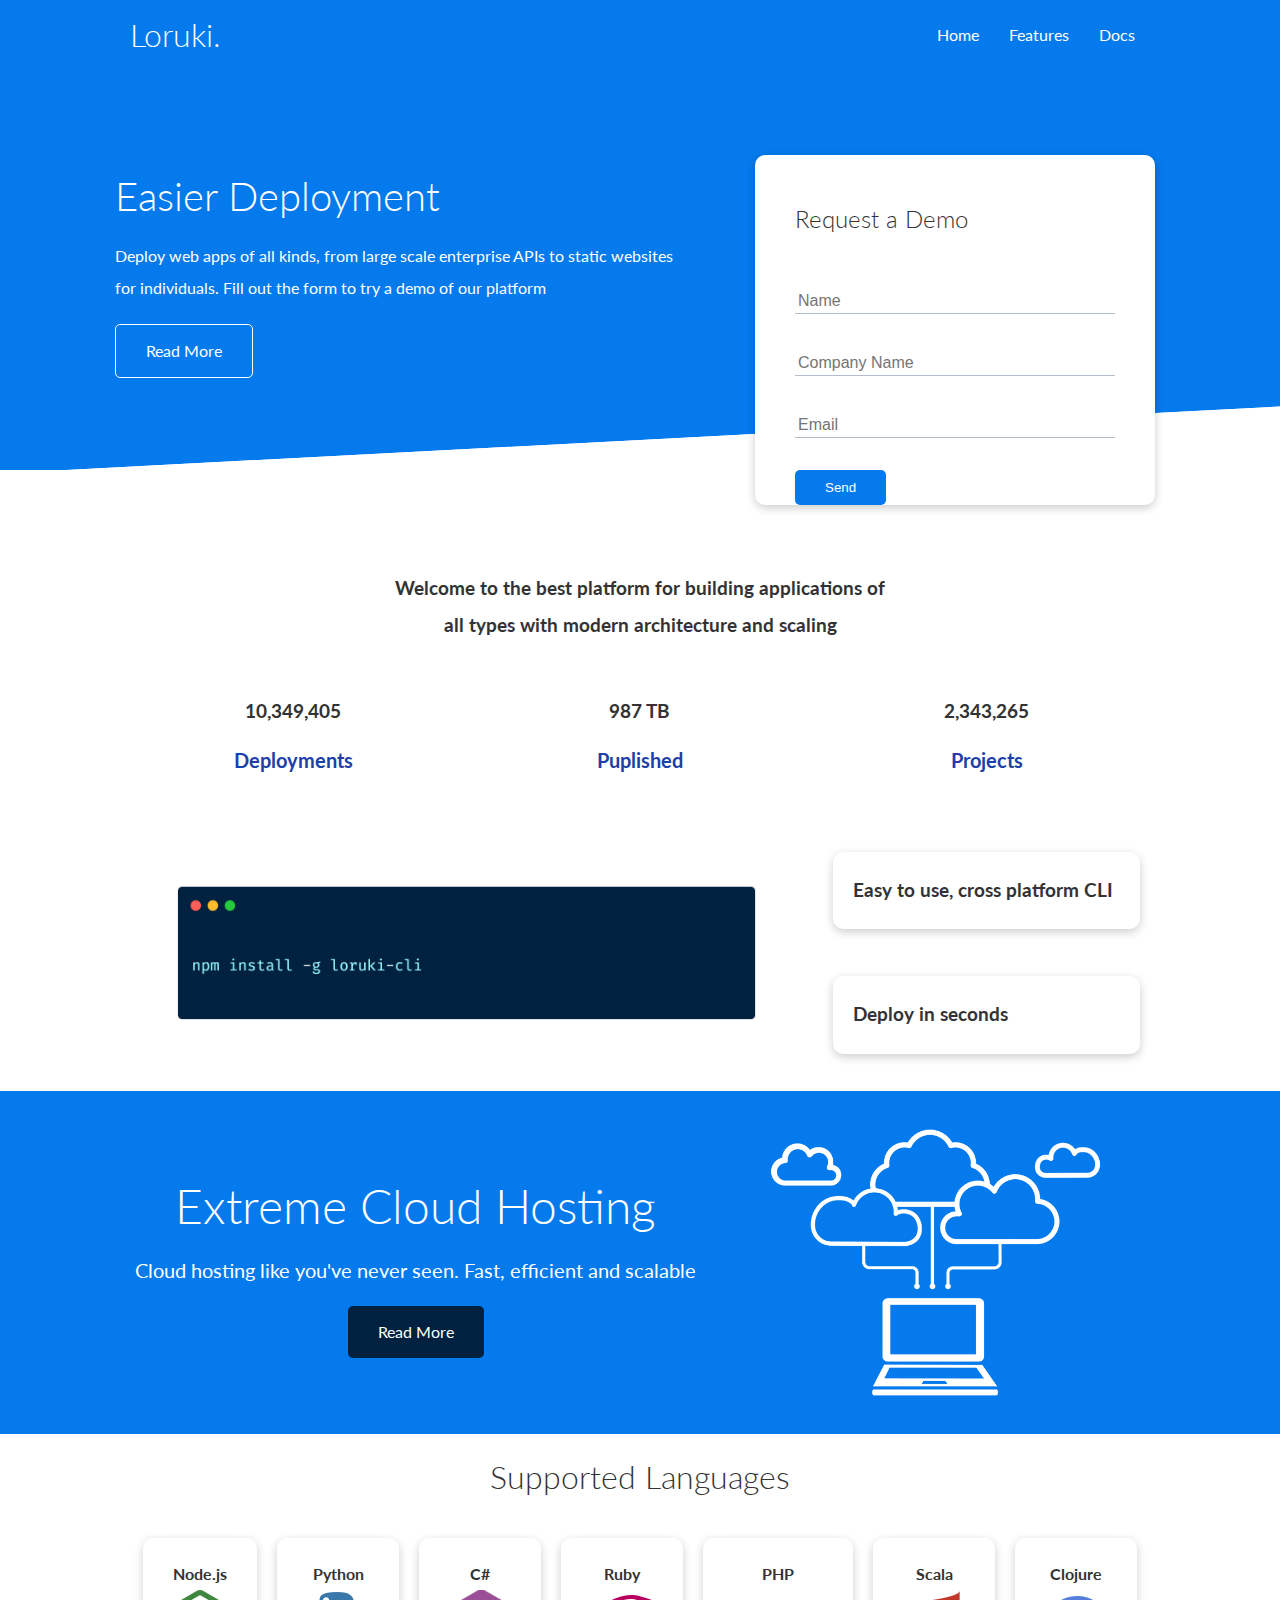
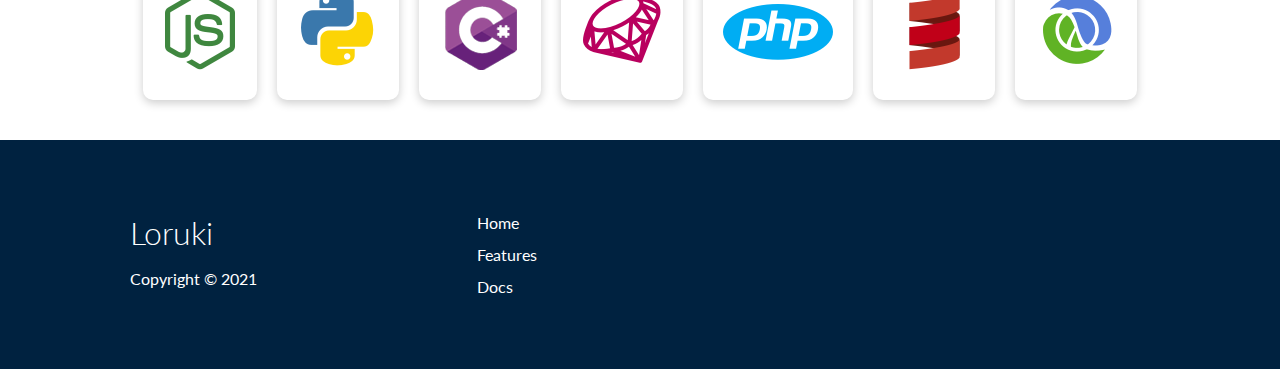
<file: index.html>
<!DOCTYPE html>
<html lang="en">
  <head>
    <meta charset="UTF-8" />
    <meta name="viewport" content="width=device-width, initial-scale=1.0" />
    <link
      rel="stylesheet"
      href="https://cdnjs.cloudflare.com/ajax/libs/font-awesome/5.15.2/css/all.min.css"
      integrity="sha512-HK5fgLBL+xu6dm/Ii3z4xhlSUyZgTT9tuc/hSrtw6uzJOvgRr2a9jyxxT1ely+B+xFAmJKVSTbpM/CuL7qxO8w=="
      crossorigin="anonymous"
    />
    <link rel="stylesheet" href="css/utilities.css" />
    <link rel="stylesheet" href="css/style.css" />
    <title>Loruki | Cloud Hosting For Everyone</title>
  </head>
  <body>
    <!-- Navbar -->
    <div class="navbar">
      <div class="container flex">
        <h1 class="logo">Loruki.</h1>
        <nav>
          <ul>
            <li><a href="index.html">Home</a></li>
            <li><a href="features.html">Features</a></li>
            <li><a href="docs.html">Docs</a></li>
          </ul>
        </nav>
      </div>
    </div>

    <!-- Showcase -->
    <section class="showcase">
      <div class="container grid">
        <div class="showcase-text">
          <h1>Easier Deployment</h1>
          <p>
            Deploy web apps of all kinds, from large scale enterprise APIs to
            static websites for individuals. Fill out the form to try a demo of
            our platform
          </p>
          <a href="features.html" class="btn btn-outline">Read More</a>
        </div>

        <div class="showcase-form card">
          <h2>Request a Demo</h2>
          <form
            name="contact"
            method="POST"
            netlify-honeypot="bot-field"
            data-netlify="true"
          >
            <input type="hidden" name="form-name" value="contact" />
            <p class="hidden">
              <label
                >Don’t fill this out if you’re human: <input name="bot-field"
              /></label>
            </p>
            <div class="form-control">
              <input type="text" name="name" placeholder="Name" required />
            </div>
            <div class="form-control">
              <input
                type="text"
                name="company"
                placeholder="Company Name"
                required
              />
            </div>
            <div class="form-control">
              <input type="email" name="email" placeholder="Email" required />
            </div>
            <input type="submit" value="Send" class="btn btn-primary" />
          </form>
        </div>
      </div>
    </section>

    <!-- Stats -->
    <section class="stats">
      <div class="container">
        <h3 class="stats-heading text-center my-1">
          Welcome to the best platform for building applications of all types
          with modern architecture and scaling
        </h3>

        <div class="grid grid-3 text-center my-4">
          <div>
            <i class="fas fa-server fa-3x"></i>
            <h3>10,349,405</h3>
            <p class="text-secondary">Deployments</p>
          </div>
          <div>
            <i class="fas fa-upload fa-3x"></i>
            <h3>987 TB</h3>
            <p class="text-secondary">Puplished</p>
          </div>
          <div>
            <i class="fas fa-project-diagram fa-3x"></i>
            <h3>2,343,265</h3>
            <p class="text-secondary">Projects</p>
          </div>
        </div>
      </div>
    </section>

    <!-- Cli -->
    <section class="cli">
      <div class="container grid">
        <img src="images/cli.png" alt="" />
        <div class="card">
          <h3>Easy to use, cross platform CLI</h3>
        </div>
        <div class="card">
          <h3>Deploy in seconds</h3>
        </div>
      </div>
    </section>

    <!-- Cloud -->
    <section class="cloud bg-primary my-2 py-2">
      <div class="container grid">
        <div class="text-center">
          <h2 class="lg">Extreme Cloud Hosting</h2>
          <p class="lead my-1">
            Cloud hosting like you've never seen. Fast, efficient and scalable
          </p>
          <a href="features.html" class="btn btn-dark">Read More</a>
        </div>
        <img src="images/cloud.png" alt="" />
      </div>
    </section>

    <!-- Languages -->
    <section class="languages">
      <h2 class="md text-center my-2">Supported Languages</h2>
      <div class="container flex">
        <div class="card">
          <h4>Node.js</h4>
          <img src="images/logos/node.png" alt="" />
        </div>
        <div class="card">
          <h4>Python</h4>
          <img src="images/logos/python.png" alt="" />
        </div>
        <div class="card">
          <h4>C#</h4>
          <img src="images/logos/csharp.png" alt="" />
        </div>
        <div class="card">
          <h4>Ruby</h4>
          <img src="images/logos/ruby.png" alt="" />
        </div>
        <div class="card">
          <h4>PHP</h4>
          <img src="images/logos/php.png" alt="" />
        </div>
        <div class="card">
          <h4>Scala</h4>
          <img src="images/logos/scala.png" alt="" />
        </div>
        <div class="card">
          <h4>Clojure</h4>
          <img src="images/logos/clojure.png" alt="" />
        </div>
      </div>
    </section>

    <!-- Footer -->
    <footer class="footer bg-dark py-5">
      <div class="container grid grid-3">
        <div>
          <h1>Loruki</h1>
          <p>Copyright &copy; 2021</p>
        </div>
        <nav>
          <ul>
            <li><a href="index.html">Home</a></li>
            <li><a href="features.html">Features</a></li>
            <li><a href="docs.html">Docs</a></li>
          </ul>
        </nav>
        <div class="social">
          <a href="#"><i class="fab fa-github fa-2x"></i></a>
          <a href="#"><i class="fab fa-facebook fa-2x"></i></a>
          <a href="#"><i class="fab fa-instagram fa-2x"></i></a>
          <a href="#"><i class="fab fa-twitter fa-2x"></i></a>
        </div>
      </div>
    </footer>
  </body>
</html>
</file>
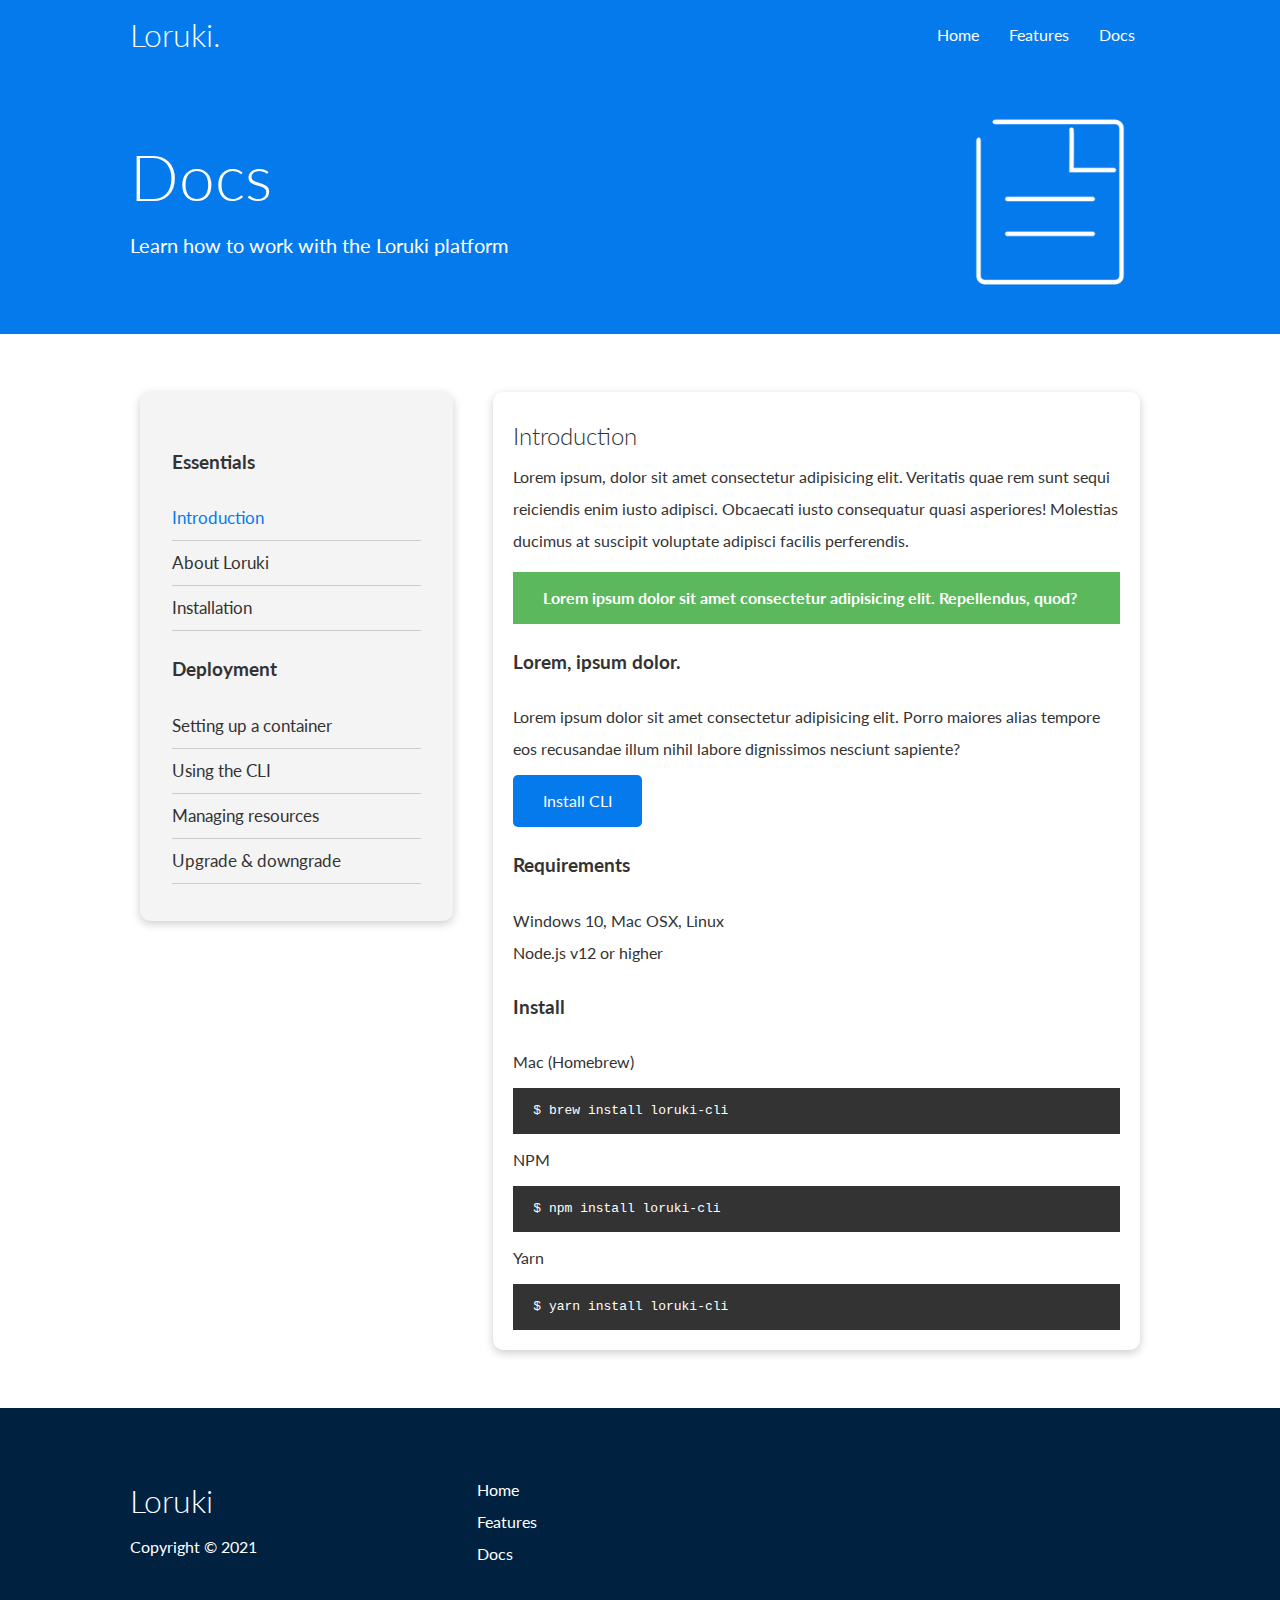
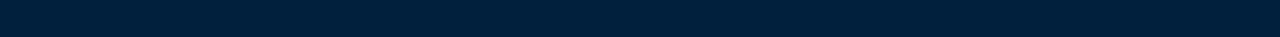
<file: docs.html>
<!DOCTYPE html>
<html lang="en">
  <head>
    <meta charset="UTF-8" />
    <meta name="viewport" content="width=device-width, initial-scale=1.0" />
    <link
      rel="stylesheet"
      href="https://cdnjs.cloudflare.com/ajax/libs/font-awesome/5.15.2/css/all.min.css"
      integrity="sha512-HK5fgLBL+xu6dm/Ii3z4xhlSUyZgTT9tuc/hSrtw6uzJOvgRr2a9jyxxT1ely+B+xFAmJKVSTbpM/CuL7qxO8w=="
      crossorigin="anonymous"
    />
    <link rel="stylesheet" href="css/utilities.css" />
    <link rel="stylesheet" href="css/style.css" />
    <title>Loruki | Cloud Hosting For Everyone</title>
  </head>
  <body>
    <!-- Navbar -->
    <div class="navbar">
      <div class="container flex">
        <h1 class="logo">Loruki.</h1>
        <nav>
          <ul>
            <li><a href="index.html">Home</a></li>
            <li><a href="features.html">Features</a></li>
            <li><a href="docs.html">Docs</a></li>
          </ul>
        </nav>
      </div>
    </div>

    <!-- Head -->
    <section class="docs-head bg-primary py-3">
      <div class="container grid">
        <div>
          <h1 class="xl">Docs</h1>
          <p class="lead">Learn how to work with the Loruki platform</p>
        </div>
        <img src="images/docs.png" alt="" />
      </div>
    </section>

    <!-- Docs main -->
    <section class="docs-main my-4">
      <div class="container grid">
        <div class="card bg-light p-3">
          <h3 class="my-2">Essentials</h3>
          <nav>
            <ul>
              <li><a class="text-primary" href="#">Introduction</a></li>
              <li><a href="#">About Loruki</a></li>
              <li><a href="#">Installation</a></li>
            </ul>
          </nav>

          <h3 class="my-2">Deployment</h3>
          <nav>
            <ul>
              <li><a href="#">Setting up a container</a></li>
              <li><a href="#">Using the CLI</a></li>
              <li><a href="#">Managing resources</a></li>
              <li><a href="#">Upgrade & downgrade</a></li>
            </ul>
          </nav>
        </div>
        <div class="card">
          <h2>Introduction</h2>
          <p>
            Lorem ipsum, dolor sit amet consectetur adipisicing elit. Veritatis
            quae rem sunt sequi reiciendis enim iusto adipisci. Obcaecati iusto
            consequatur quasi asperiores! Molestias ducimus at suscipit
            voluptate adipisci facilis perferendis.
          </p>
          <div class="alert alert-success">
            <i class="fas fa-info"></i> Lorem ipsum dolor sit amet consectetur
            adipisicing elit. Repellendus, quod?
          </div>
          <h3>Lorem, ipsum dolor.</h3>
          <p>
            Lorem ipsum dolor sit amet consectetur adipisicing elit. Porro
            maiores alias tempore eos recusandae illum nihil labore dignissimos
            nesciunt sapiente?
          </p>
          <a href="#" class="btn btn-primary">Install CLI</a>

          <h3>Requirements</h3>
          <ul>
            <li>Windows 10, Mac OSX, Linux</li>
            <li>Node.js v12 or higher</li>
          </ul>

          <h3>Install</h3>
          <p>Mac (Homebrew)</p>
          <pre><code>$ brew install loruki-cli</code></pre>
          <p>NPM</p>
          <pre><code>$ npm install loruki-cli</code></pre>
          <p>Yarn</p>
          <pre><code>$ yarn install loruki-cli</code></pre>
        </div>
      </div>
    </section>

    <!-- Footer -->
    <footer class="footer bg-dark py-5">
      <div class="container grid grid-3">
        <div>
          <h1>Loruki</h1>
          <p>Copyright &copy; 2021</p>
        </div>
        <nav>
          <ul>
            <li><a href="index.html">Home</a></li>
            <li><a href="features.html">Features</a></li>
            <li><a href="docs.html">Docs</a></li>
          </ul>
        </nav>
        <div class="social">
          <a href="#"><i class="fab fa-github fa-2x"></i></a>
          <a href="#"><i class="fab fa-facebook fa-2x"></i></a>
          <a href="#"><i class="fab fa-instagram fa-2x"></i></a>
          <a href="#"><i class="fab fa-twitter fa-2x"></i></a>
        </div>
      </div>
    </footer>
  </body>
</html>
</file>
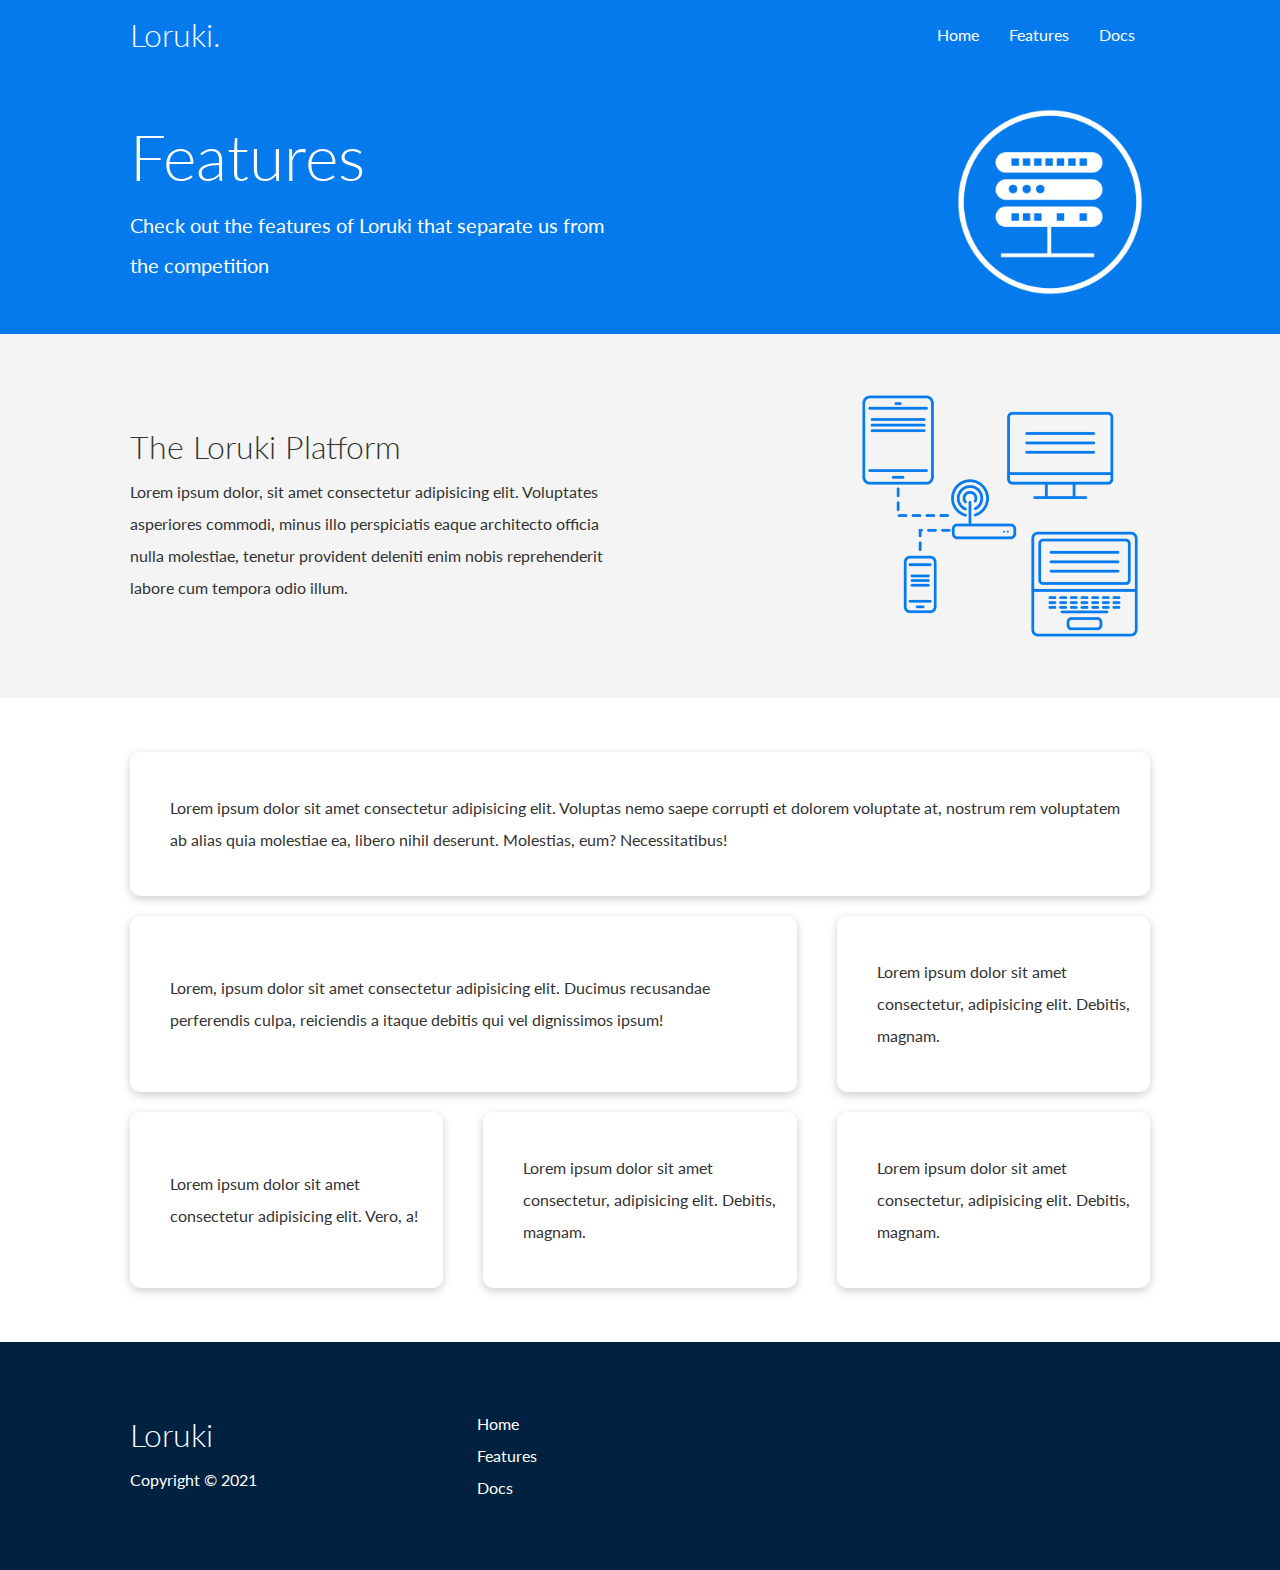
<file: features.html>
<!DOCTYPE html>
<html lang="en">
  <head>
    <meta charset="UTF-8" />
    <meta name="viewport" content="width=device-width, initial-scale=1.0" />
    <link
      rel="stylesheet"
      href="https://cdnjs.cloudflare.com/ajax/libs/font-awesome/5.15.2/css/all.min.css"
      integrity="sha512-HK5fgLBL+xu6dm/Ii3z4xhlSUyZgTT9tuc/hSrtw6uzJOvgRr2a9jyxxT1ely+B+xFAmJKVSTbpM/CuL7qxO8w=="
      crossorigin="anonymous"
    />
    <link rel="stylesheet" href="css/utilities.css" />
    <link rel="stylesheet" href="css/style.css" />
    <title>Loruki | Cloud Hosting For Everyone</title>
  </head>
  <body>
    <!-- Navbar -->
    <div class="navbar">
      <div class="container flex">
        <h1 class="logo">Loruki.</h1>
        <nav>
          <ul>
            <li><a href="index.html">Home</a></li>
            <li><a href="features.html">Features</a></li>
            <li><a href="docs.html">Docs</a></li>
          </ul>
        </nav>
      </div>
    </div>

    <!-- Head -->
    <section class="features-head bg-primary py-3">
      <div class="container grid">
        <div>
          <h1 class="xl">Features</h1>
          <p class="lead">
            Check out the features of Loruki that separate us from the
            competition
          </p>
        </div>
        <img src="images/server.png" alt="" />
      </div>
    </section>

    <!-- Sub head -->
    <section class="features-sub-head bg-light py-3">
      <div class="container grid">
        <div>
          <h1 class="md">The Loruki Platform</h1>
          <p>
            Lorem ipsum dolor, sit amet consectetur adipisicing elit. Voluptates
            asperiores commodi, minus illo perspiciatis eaque architecto officia
            nulla molestiae, tenetur provident deleniti enim nobis reprehenderit
            labore cum tempora odio illum.
          </p>
        </div>
        <img src="images/server2.png" alt="" />
      </div>
    </section>

    <section class="features-main my-2">
      <div class="container grid grid-3">
        <div class="card flex">
          <i class="fas fa-server fa-3x"></i>
          <p>
            Lorem ipsum dolor sit amet consectetur adipisicing elit. Voluptas
            nemo saepe corrupti et dolorem voluptate at, nostrum rem voluptatem
            ab alias quia molestiae ea, libero nihil deserunt. Molestias, eum?
            Necessitatibus!
          </p>
        </div>
        <div class="card flex">
          <i class="fas fa-network-wired fa-3x"></i>
          <p>
            Lorem, ipsum dolor sit amet consectetur adipisicing elit. Ducimus
            recusandae perferendis culpa, reiciendis a itaque debitis qui vel
            dignissimos ipsum!
          </p>
        </div>
        <div class="card flex">
          <i class="fas fa-laptop-code fa-3x"></i>
          <p>
            Lorem ipsum dolor sit amet consectetur, adipisicing elit. Debitis,
            magnam.
          </p>
        </div>
        <div class="card flex">
          <i class="fas fa-database fa-3x"></i>
          <p>
            Lorem ipsum dolor sit amet consectetur adipisicing elit. Vero, a!
          </p>
        </div>
        <div class="card flex">
          <i class="fas fa-power-off fa-3x"></i>
          <p>
            Lorem ipsum dolor sit amet consectetur, adipisicing elit. Debitis,
            magnam.
          </p>
        </div>
        <div class="card flex">
          <i class="fas fa-upload fa-3x"></i>
          <p>
            Lorem ipsum dolor sit amet consectetur, adipisicing elit. Debitis,
            magnam.
          </p>
        </div>
      </div>
    </section>

    <!-- Footer -->
    <footer class="footer bg-dark py-5">
      <div class="container grid grid-3">
        <div>
          <h1>Loruki</h1>
          <p>Copyright &copy; 2021</p>
        </div>
        <nav>
          <ul>
            <li><a href="index.html">Home</a></li>
            <li><a href="features.html">Features</a></li>
            <li><a href="docs.html">Docs</a></li>
          </ul>
        </nav>
        <div class="social">
          <a href="#"><i class="fab fa-github fa-2x"></i></a>
          <a href="#"><i class="fab fa-facebook fa-2x"></i></a>
          <a href="#"><i class="fab fa-instagram fa-2x"></i></a>
          <a href="#"><i class="fab fa-twitter fa-2x"></i></a>
        </div>
      </div>
    </footer>
  </body>
</html>
</file>
<file: css/utilities.css>
.container {
  max-width: 1100px;
  margin: 0 auto;
  overflow: auto;
  padding: 0 40px;
}

.card {
  background-color: #fff;
  color: #333;
  border-radius: 10px;
  box-shadow: 0 3px 10px rgba(0, 0, 0, 0.2);
  padding: 20px;
  margin: 10px;
}

.btn {
  display: inline-block;
  padding: 10px 30px;
  cursor: pointer;
  background: var(--primary-color);
  color: #fff;
  border: none;
  border-radius: 5px;
}

.btn-outline {
  background-color: transparent;
  border: 1px #fff solid;
}

.btn:hover {
  transform: scale(0.98);
}

/* Backgrounds & colored buttons */
.bg-primary,
.btn-primary {
  background-color: var(--primary-color);
  color: #fff;
}

.bg-secondary,
.btn-secondary {
  background-color: var(--secondary-color);
  color: #fff;
}

.bg-dark,
.btn-dark {
  background-color: var(--dark-color);
  color: #fff;
}

.bg-light,
.btn-light {
  background-color: var(--light-color);
  color: #333;
}

.bg-primary a,
.btn-primary a,
.bg-secondary a,
.btn-secondary a,
.bg-dark a,
.btn-dark a {
  color: #fff;
}

/* Text colors */
.text-primary {
  color: var(--primary-color);
}

.text-secondary {
  color: var(--secondary-color);
}

.text-dark {
  color: var(--dark-color);
}

.text-light {
  color: var(--light-color);
}

/* Text sizes */
.lead {
  font-size: 20px;
}

.sm {
  font-size: 1rem;
}

.md {
  font-size: 2rem;
}

.lg {
  font-size: 3rem;
}

.xl {
  font-size: 4rem;
}

.text-center {
  text-align: center;
}

/* Alert */
.alert {
  background-color: var(--light-color);
  padding: 10px 20px;
  font-weight: bold;
  margin: 15px 0;
}

.alert i {
  margin-right: 10px;
}

.alert-success {
  background-color: var(--success-color);
  color: #fff;
}

.alert-error {
  background-color: var(--error-color);
  color: #fff;
}

.flex {
  display: flex;
  /* flex-direction: column; */
  justify-content: center;
  align-items: center;
  height: 100%;
}

.grid {
  display: grid;
  grid-template-columns: repeat(2, 1fr);
  gap: 20px;
  justify-content: center;
  align-items: center;
  height: 100%;
}

.grid-3 {
  grid-template-columns: repeat(3, 1fr);
}

/* Margin */
.my-1 {
  margin: 1rem 0;
}

.my-2 {
  margin: 1.5rem 0;
}

.my-3 {
  margin: 2rem 0;
}

.my-4 {
  margin: 3rem 0;
}

.my-5 {
  margin: 4rem 0;
}

.m-1 {
  margin: 1rem;
}

.m-2 {
  margin: 1.5rem;
}

.m-3 {
  margin: 2rem;
}

.m-4 {
  margin: 3rem;
}

.m-5 {
  margin: 4rem;
}

/* Padding */
.py-1 {
  padding: 1rem 0;
}

.py-2 {
  padding: 1.5rem 0;
}

.py-3 {
  padding: 2rem 0;
}

.py-4 {
  padding: 3rem 0;
}

.py-5 {
  padding: 4rem 0;
}

.p-1 {
  padding: 1rem;
}

.p-2 {
  padding: 1.5rem;
}

.p-3 {
  padding: 2rem;
}

.p-4 {
  padding: 3rem;
}

.p-5 {
  padding: 4rem;
}
</file>
<file: css/style.css>
@import url('https://fonts.googleapis.com/css2?family=Lato:wght@300&display=swap');

:root {
  --primary-color: #047aed;
  --secondary-color: #1c3fa8;
  --dark-color: #002240;
  --light-color: #f4f4f4;
  --success-color: #5cb85c;
  --error-color: #d9534f;
}

* {
  box-sizing: border-box;
  padding: 0;
  margin: 0;
}

body {
  font-family: 'Lato', sans-serif;
  color: #333;
  line-height: 2;
}

ul {
  list-style-type: none;
}

a {
  text-decoration: none;
  color: #333;
}

h1,
h2 {
  font-weight: 300;
  line-height: 1.2;
  margin: 10px 0;
}

p {
  margin: 10px 0;
}

img {
  width: 100%;
}

code,
pre {
  background: #333;
  color: #fff;
  padding: 10px;
}

.hidden {
  visibility: hidden;
  height: 0;
}

/* Navbar */
.navbar {
  background-color: var(--primary-color);
  color: #fff;
  height: 70px;
}

.navbar ul {
  display: flex;
}

.navbar a {
  color: #fff;
  padding: 10px;
  margin: 0 5px;
}

.navbar a:hover {
  border-bottom: 1.8px #fff solid;
}

.navbar .flex {
  justify-content: space-between;
}

/* Showcase */
.showcase {
  height: 400px;
  background-color: var(--primary-color);
  color: #fff;
  position: relative;
}

.showcase h1 {
  font-size: 40px;
}

.showcase p {
  margin: 20px 0;
}

.showcase .grid {
  overflow: visible;
  grid-template-columns: 55% 45%;
  gap: 30px;
}

.showcase-text {
  animation: slideInFromLeft 1s ease-in;
}

.showcase-form {
  position: relative;
  top: 60px;
  height: 350px;
  width: 400px;
  padding: 40px;
  z-index: 100;
  justify-self: flex-end;
  animation: slideInFromRight 1s ease-in;
}

.showcase-form .form-control {
  margin: 30px 0;
}

.showcase-form input[type='text'],
.showcase-form input[type='email'] {
  border: 0;
  border-bottom: 1px solid #b4becb;
  width: 100%;
  padding: 3px;
  font-size: 16px;
}

.showcase-form input:focus {
  outline: none;
}

.showcase::before,
.showcase::after {
  content: '';
  position: absolute;
  height: 100px;
  bottom: -70px;
  right: 0;
  left: 0;
  background: #fff;
  transform: skewY(-3deg);
  -webkit-transform: skewY(-3deg);
  -moz-transform: skewY(-3deg);
  -ms-transform: skewY(-3deg);
}

/* Stats */
.stats {
  padding-top: 100px;
  animation: slideInFromBottom 1s ease-in;
}

.stats-heading {
  max-width: 500px;
  margin: auto;
}

stats .grid h3 {
  font-size: 35px;
}

.stats .grid p {
  font-size: 20px;
  font-weight: bold;
}

/* Cli */
.cli .grid {
  grid-template-columns: repeat(3, 1fr);
  grid-template-rows: repeat(2, 1fr);
}

.cli .grid > *:first-child {
  grid-column: 1 / span 2;
  grid-row: 1 / span 2;
}

/* Cloud */
.cloud .grid {
  grid-template-columns: 4fr 3fr;
}

/* Languages */
.languages .flex {
  flex-wrap: wrap;
}
.languages .card {
  text-align: center;
  margin: 18px 10px 40px;
  transition: transform 0.2s ease-in;
}

languages .card h4 {
  font-size: 20px;
  margin-bottom: 10px;
}

.languages .card:hover {
  transform: translateY(-15px);
}

/* Features */
.features-head img,
.docs-head img {
  width: 200px;
  justify-self: flex-end;
}

.features-sub-head img {
  width: 300px;
  justify-self: flex-end;
}

.features-main .card > i {
  margin-right: 20px;
}

.features-main .grid {
  padding: 30px;
}

.features-main .grid > *:first-child {
  grid-column: 1 / span 3;
}

.features-main .grid > *:nth-child(2) {
  grid-column: 1 / span 2;
}

/* Docs */
.docs-main h3 {
  margin: 20px 0;
}

.docs-main .grid {
  grid-template-columns: 1fr 2fr;
  align-items: flex-start;
}

.docs-main nav li {
  font-size: 17px;
  padding-bottom: 5px;
  margin-bottom: 5px;
  border-bottom: 1px #ccc solid;
}

.docs-main a:hover {
  font-weight: bold;
}

/* Footer */
.footer .social a {
  margin: 0 10px;
}

/* Animations */
@keyframes slideInFromLeft {
  0% {
    transform: translateX(-100%);
  }

  100% {
    transform: translateX(0);
  }
}

@keyframes slideInFromRight {
  0% {
    transform: translateX(100%);
  }

  100% {
    transform: translateX(0);
  }
}

@keyframes slideInFromTop {
  0% {
    transform: translateY(-100%);
  }

  100% {
    transform: translateY(0);
  }
}

@keyframes slideInFromBottom {
  0% {
    transform: translateY(100%);
  }

  100% {
    transform: translateY(0);
  }
}

@keyframes slideInFromBottom2 {
  0% {
    transform: translateY(15%);
  }

  100% {
    transform: translateY(0);
  }
}

/* Tablets and under */
@media (max-width: 768px) {
  .grid,
  .showcase .grid,
  .stats .grid,
  .cli .grid,
  .cloud .grid,
  .features-main .grid,
  .docs-main .grid {
    grid-template-columns: 1fr;
    grid-template-rows: 1fr;
  }

  .showcase {
    height: auto;
  }

  .showcase-text {
    text-align: center;
    margin-top: 40px;
    animation: slideInFromTop 1s ease-in;
  }

  .showcase-form {
    justify-self: center;
    margin: auto;
    animation: slideInFromBottom 1s ease-in;
  }

  .cli .grid > *:first-child {
    grid-column: 1;
    grid-row: 1;
  }

  .features-head,
  .features-sub-head,
  .docs-head {
    text-align: center;
  }

  .features-head img,
  .features-sub-head img,
  .docs-head img {
    justify-self: center;
  }

  .features-main .grid > *:first-child,
  .features-main .grid > *:nth-child(2) {
    grid-column: 1;
  }
}

/* Mobile */
@media (max-width: 500px) {
  .navbar {
    height: 110px;
  }

  .navbar .flex {
    flex-direction: column;
  }

  .navbar ul {
    padding: 10px;
    background-color: rgba(0, 0, 0, 0.1);
  }
}
</file>
